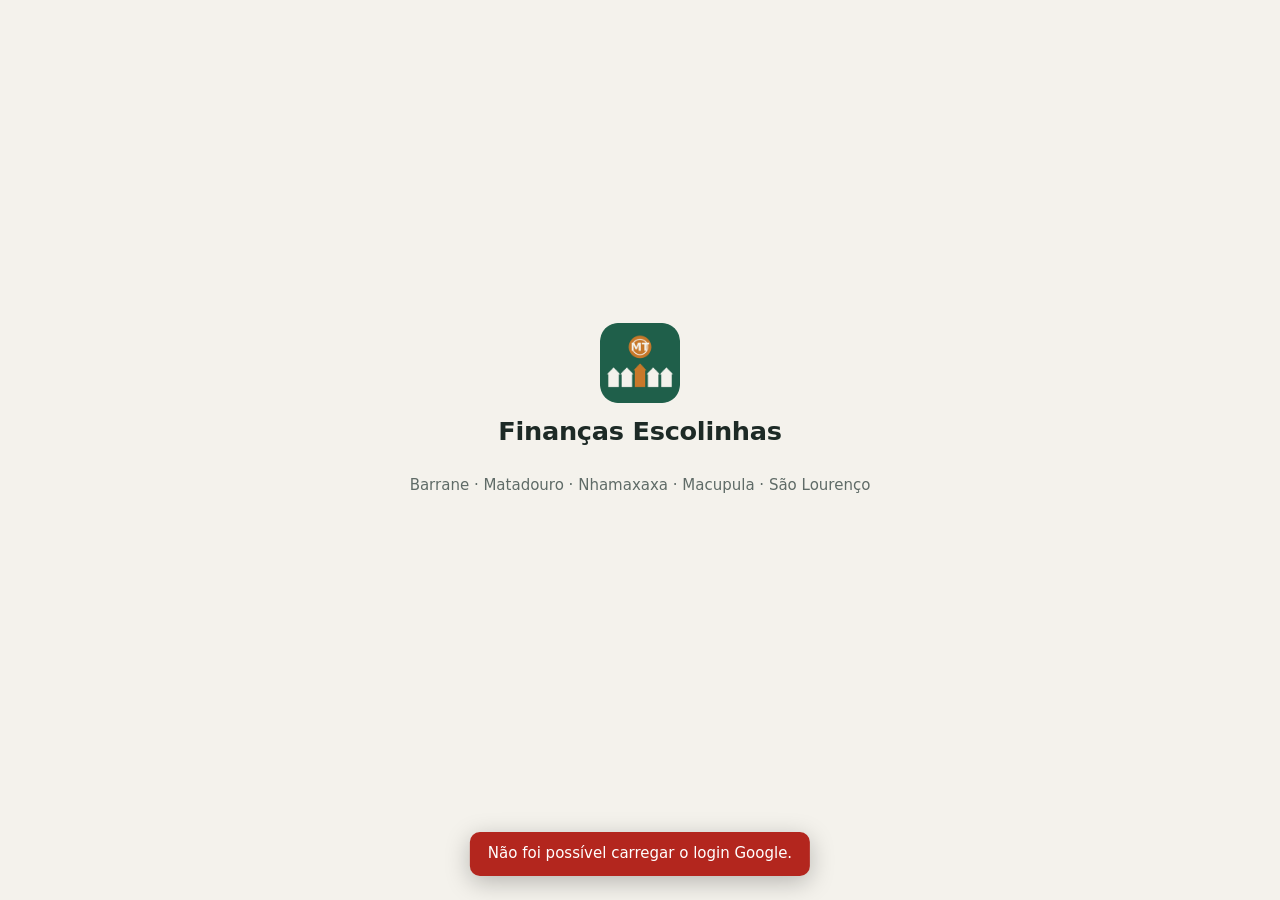
<file: index.html>
<!DOCTYPE html>
<html lang="pt">
<head>
<meta charset="utf-8">
<meta name="viewport" content="width=device-width,initial-scale=1,viewport-fit=cover">
<title>Finanças Escolinhas</title>
<meta name="theme-color" content="#1f5f4a">
<link rel="manifest" href="manifest.json">
<link rel="icon" href="icon-192.png">
<link rel="apple-touch-icon" href="icon-192.png">
<link rel="stylesheet" href="style.css">
</head>
<body>
<div id="app">
  <div class="splash">
    <img src="icon-192.png" alt="" width="72" height="72">
    <p>A carregar…</p>
  </div>
</div>
<div id="toast" role="status" aria-live="polite"></div>
<script src="app.js"></script>
</body>
</html>
</file>
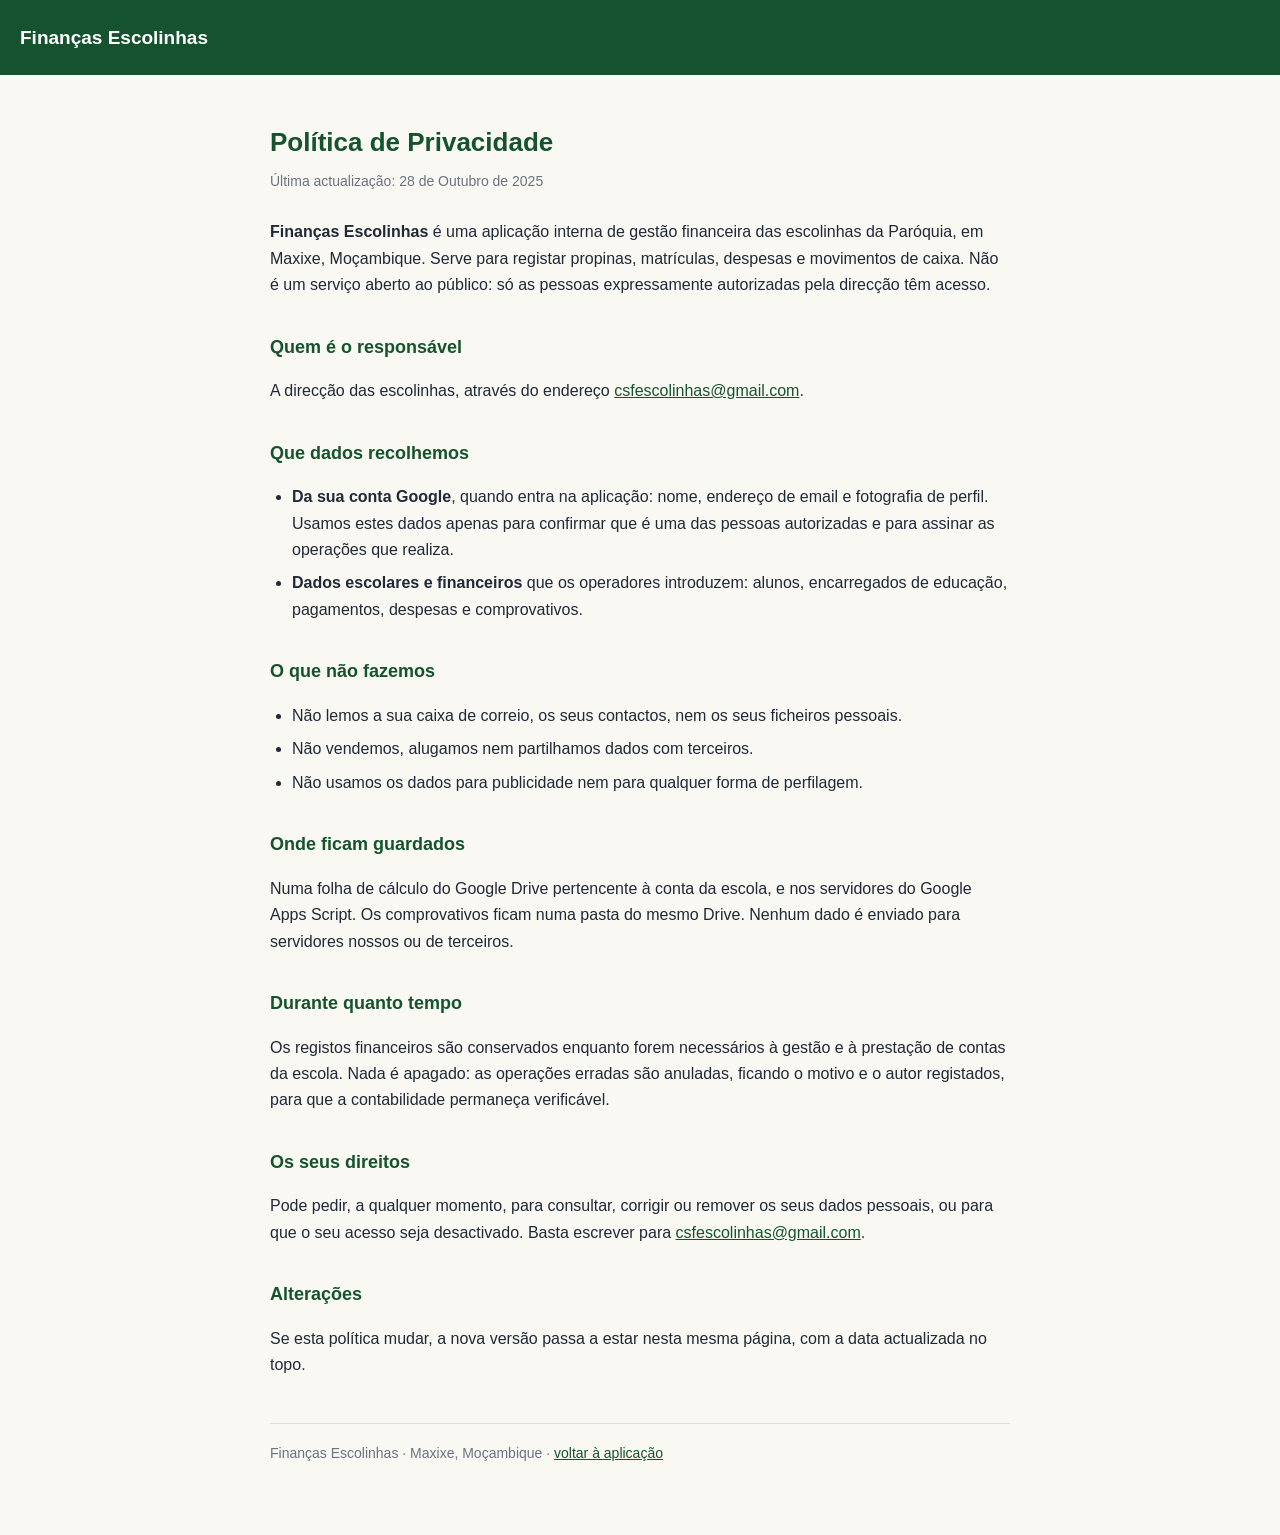
<file: privacidade.html>
<!doctype html>
<html lang="pt">
<head>
<meta charset="utf-8">
<meta name="viewport" content="width=device-width, initial-scale=1">
<title>Política de Privacidade — Finanças Escolinhas</title>
<style>
  :root { --verde: #14532d; --texto: #1f2937; --suave: #6b7280; --fundo: #faf8f2; }
  body { margin: 0; background: var(--fundo); color: var(--texto);
         font: 16px/1.65 -apple-system, BlinkMacSystemFont, "Segoe UI", Roboto, sans-serif; }
  header { background: var(--verde); color: #fff; padding: 22px 20px; }
  header b { font-size: 19px; }
  main { max-width: 740px; margin: 0 auto; padding: 28px 20px 70px; }
  h1 { font-size: 26px; margin: 18px 0 6px; color: var(--verde); }
  h2 { font-size: 18px; margin: 34px 0 8px; color: var(--verde); }
  .data { color: var(--suave); font-size: 14px; margin: 0 0 26px; }
  ul { padding-left: 22px; }
  li { margin: 7px 0; }
  a { color: var(--verde); }
  footer { border-top: 1px solid #e5e0d5; margin-top: 44px; padding-top: 18px;
           color: var(--suave); font-size: 14px; }
</style>
</head>
<body>
<header><b>Finanças Escolinhas</b></header>
<main>

<h1>Política de Privacidade</h1>
<p class="data">Última actualização: 28 de Outubro de 2025</p>

<p><b>Finanças Escolinhas</b> é uma aplicação interna de gestão financeira das escolinhas
da Paróquia, em Maxixe, Moçambique. Serve para registar propinas, matrículas, despesas e
movimentos de caixa. Não é um serviço aberto ao público: só as pessoas expressamente
autorizadas pela direcção têm acesso.</p>

<h2>Quem é o responsável</h2>
<p>A direcção das escolinhas, através do endereço
<a href="mailto:csfescolinhas@gmail.com">csfescolinhas@gmail.com</a>.</p>

<h2>Que dados recolhemos</h2>
<ul>
  <li><b>Da sua conta Google</b>, quando entra na aplicação: nome, endereço de email e
      fotografia de perfil. Usamos estes dados apenas para confirmar que é uma das pessoas
      autorizadas e para assinar as operações que realiza.</li>
  <li><b>Dados escolares e financeiros</b> que os operadores introduzem: alunos,
      encarregados de educação, pagamentos, despesas e comprovativos.</li>
</ul>

<h2>O que não fazemos</h2>
<ul>
  <li>Não lemos a sua caixa de correio, os seus contactos, nem os seus ficheiros pessoais.</li>
  <li>Não vendemos, alugamos nem partilhamos dados com terceiros.</li>
  <li>Não usamos os dados para publicidade nem para qualquer forma de perfilagem.</li>
</ul>

<h2>Onde ficam guardados</h2>
<p>Numa folha de cálculo do Google Drive pertencente à conta da escola, e nos servidores
do Google Apps Script. Os comprovativos ficam numa pasta do mesmo Drive. Nenhum dado é
enviado para servidores nossos ou de terceiros.</p>

<h2>Durante quanto tempo</h2>
<p>Os registos financeiros são conservados enquanto forem necessários à gestão e à
prestação de contas da escola. Nada é apagado: as operações erradas são anuladas, ficando
o motivo e o autor registados, para que a contabilidade permaneça verificável.</p>

<h2>Os seus direitos</h2>
<p>Pode pedir, a qualquer momento, para consultar, corrigir ou remover os seus dados
pessoais, ou para que o seu acesso seja desactivado. Basta escrever para
<a href="mailto:csfescolinhas@gmail.com">csfescolinhas@gmail.com</a>.</p>

<h2>Alterações</h2>
<p>Se esta política mudar, a nova versão passa a estar nesta mesma página, com a data
actualizada no topo.</p>

<footer>
  Finanças Escolinhas &middot; Maxixe, Moçambique &middot;
  <a href="./">voltar à aplicação</a>
</footer>

</main>
</body>
</html>
</file>
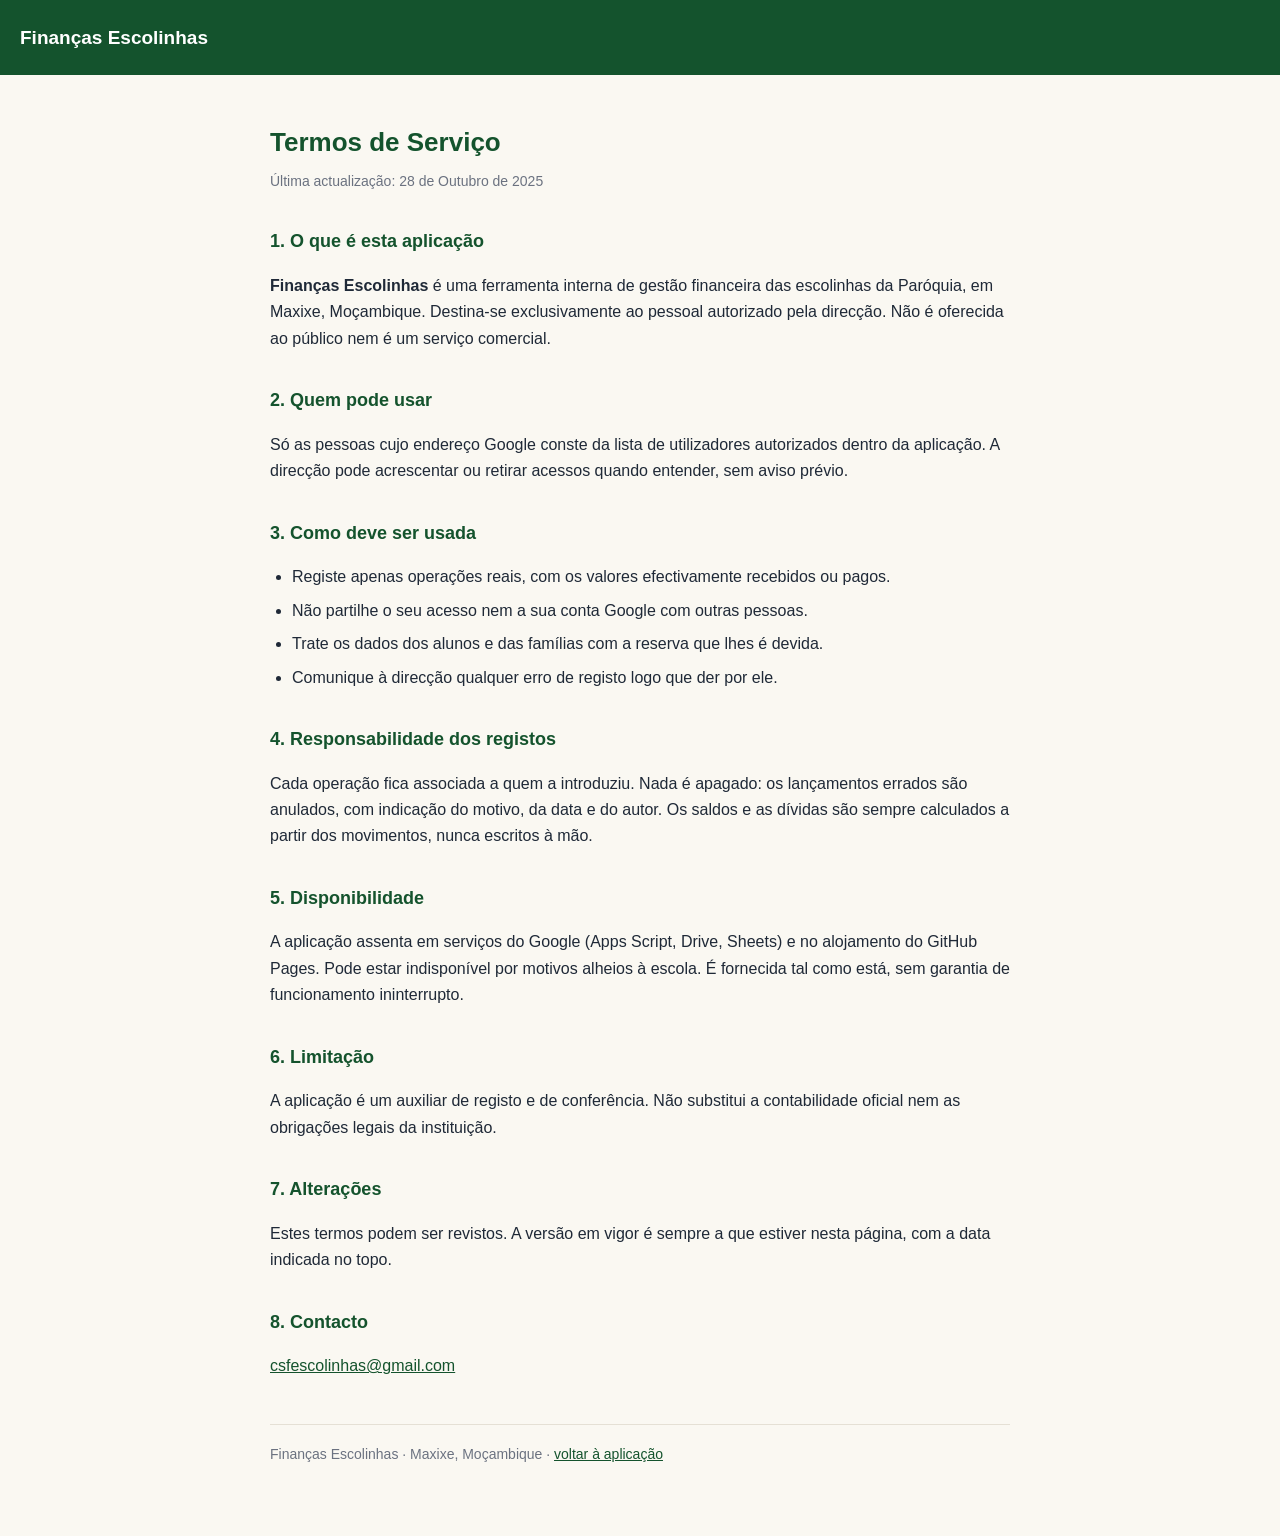
<file: termos.html>
<!doctype html>
<html lang="pt">
<head>
<meta charset="utf-8">
<meta name="viewport" content="width=device-width, initial-scale=1">
<title>Termos de Serviço — Finanças Escolinhas</title>
<style>
  :root { --verde: #14532d; --texto: #1f2937; --suave: #6b7280; --fundo: #faf8f2; }
  body { margin: 0; background: var(--fundo); color: var(--texto);
         font: 16px/1.65 -apple-system, BlinkMacSystemFont, "Segoe UI", Roboto, sans-serif; }
  header { background: var(--verde); color: #fff; padding: 22px 20px; }
  header b { font-size: 19px; }
  main { max-width: 740px; margin: 0 auto; padding: 28px 20px 70px; }
  h1 { font-size: 26px; margin: 18px 0 6px; color: var(--verde); }
  h2 { font-size: 18px; margin: 34px 0 8px; color: var(--verde); }
  .data { color: var(--suave); font-size: 14px; margin: 0 0 26px; }
  ul { padding-left: 22px; }
  li { margin: 7px 0; }
  a { color: var(--verde); }
  footer { border-top: 1px solid #e5e0d5; margin-top: 44px; padding-top: 18px;
           color: var(--suave); font-size: 14px; }
</style>
</head>
<body>
<header><b>Finanças Escolinhas</b></header>
<main>

<h1>Termos de Serviço</h1>
<p class="data">Última actualização: 28 de Outubro de 2025</p>

<h2>1. O que é esta aplicação</h2>
<p><b>Finanças Escolinhas</b> é uma ferramenta interna de gestão financeira das escolinhas
da Paróquia, em Maxixe, Moçambique. Destina-se exclusivamente ao pessoal autorizado pela
direcção. Não é oferecida ao público nem é um serviço comercial.</p>

<h2>2. Quem pode usar</h2>
<p>Só as pessoas cujo endereço Google conste da lista de utilizadores autorizados dentro
da aplicação. A direcção pode acrescentar ou retirar acessos quando entender, sem aviso
prévio.</p>

<h2>3. Como deve ser usada</h2>
<ul>
  <li>Registe apenas operações reais, com os valores efectivamente recebidos ou pagos.</li>
  <li>Não partilhe o seu acesso nem a sua conta Google com outras pessoas.</li>
  <li>Trate os dados dos alunos e das famílias com a reserva que lhes é devida.</li>
  <li>Comunique à direcção qualquer erro de registo logo que der por ele.</li>
</ul>

<h2>4. Responsabilidade dos registos</h2>
<p>Cada operação fica associada a quem a introduziu. Nada é apagado: os lançamentos
errados são anulados, com indicação do motivo, da data e do autor. Os saldos e as dívidas
são sempre calculados a partir dos movimentos, nunca escritos à mão.</p>

<h2>5. Disponibilidade</h2>
<p>A aplicação assenta em serviços do Google (Apps Script, Drive, Sheets) e no alojamento
do GitHub Pages. Pode estar indisponível por motivos alheios à escola. É fornecida tal
como está, sem garantia de funcionamento ininterrupto.</p>

<h2>6. Limitação</h2>
<p>A aplicação é um auxiliar de registo e de conferência. Não substitui a contabilidade
oficial nem as obrigações legais da instituição.</p>

<h2>7. Alterações</h2>
<p>Estes termos podem ser revistos. A versão em vigor é sempre a que estiver nesta página,
com a data indicada no topo.</p>

<h2>8. Contacto</h2>
<p><a href="mailto:csfescolinhas@gmail.com">csfescolinhas@gmail.com</a></p>

<footer>
  Finanças Escolinhas &middot; Maxixe, Moçambique &middot;
  <a href="./">voltar à aplicação</a>
</footer>

</main>
</body>
</html>
</file>
<file: style.css>
/* Finanças Escolinhas — estilo */
:root {
  --bg: #f4f2ec;
  --panel: #ffffff;
  --ink: #1d2a26;
  --muted: #5f6b67;
  --line: #dcd8cd;
  --brand: #1f5f4a;
  --brand-ink: #ffffff;
  --brand-soft: #e3efe9;
  --accent: #c8782a;
  --warn: #a4570d;
  --warn-bg: #fff3df;
  --err: #b3261e;
  --ok: #2e7d4f;
  --radius: 10px;
  --nav-w: 232px;
  --topo-h: 104px;   /* medido pela app: cabeçalho + barra das escolas */
}
@media (prefers-color-scheme: dark) {
  :root {
    --bg: #131816; --panel: #1b2220; --ink: #e8eeeb; --muted: #9aa8a3; --line: #2d3734;
    --brand: #4fa383; --brand-ink: #0d1412; --brand-soft: #1f2f29; --warn: #f0b36a; --warn-bg: #3a2b16;
    --err: #ff8a80; --ok: #7fd1a1;
  }
}
* { box-sizing: border-box; }
html, body { margin: 0; }
body {
  background: var(--bg); color: var(--ink);
  font: 15px/1.45 system-ui, -apple-system, "Segoe UI", Roboto, "Helvetica Neue", sans-serif;
  -webkit-text-size-adjust: 100%;
}
a { color: var(--brand); }
h1 { font-size: 1.45rem; margin: 0; letter-spacing: -.01em; }
h2 { font-size: 1.05rem; margin: 0 0 12px; }
h3 { font-size: .95rem; margin: 0 0 10px; }
.muted { color: var(--muted); }
.warn { color: var(--warn); font-size: .9em; }
.erro { color: var(--err); }
.strong { font-weight: 600; }

/* splash e login */
.splash, .login { min-height: 100vh; display: flex; flex-direction: column; align-items: center; justify-content: center; gap: 10px; padding: 24px; text-align: center; }
.login img { border-radius: 18px; }
.login h1 { font-size: 1.6rem; }
#gbtn { margin-top: 12px; min-height: 44px; }

/* estrutura */
#topo { position: sticky; top: 0; z-index: 30; }
.top {
  display: flex; align-items: center; gap: 12px;
  height: 56px; padding: 0 16px; background: var(--brand); color: var(--brand-ink);
}
.brand { display: flex; align-items: center; gap: 8px; color: inherit; text-decoration: none; font-weight: 700; margin-right: auto; }
.brand img { width: 30px; height: 30px; border-radius: 7px; }
/* barra das escolas: um botão cada, sempre à vista */
.escolas {
  display: flex; align-items: center; gap: 6px; padding: 8px 16px;
  background: var(--panel); border-bottom: 1px solid var(--line);
  overflow-x: auto; scrollbar-width: thin; -webkit-overflow-scrolling: touch;
}
.escola-btn {
  display: inline-flex; align-items: center; gap: 7px; flex: 0 0 auto;
  font: inherit; font-size: .9rem; font-weight: 600; cursor: pointer; white-space: nowrap;
  padding: 7px 13px; min-height: 38px; border-radius: 99px;
  border: 1px solid var(--line); background: var(--panel); color: var(--muted);
}
.escola-btn:hover { border-color: var(--brand); color: var(--brand); }
.escola-btn .letra {
  display: inline-flex; align-items: center; justify-content: center;
  width: 20px; height: 20px; border-radius: 6px; font-size: .75rem; font-weight: 700;
  background: var(--brand-soft); color: var(--brand);
}
.escola-btn.on { background: var(--brand); border-color: var(--brand); color: var(--brand-ink); }
.escola-btn.on .letra { background: rgba(255, 255, 255, .22); color: var(--brand-ink); }
.escola-btn.todas { color: var(--err); border-color: var(--err); }
.escola-btn.todas:hover { background: var(--err); color: #fff; }
.escola-btn.todas.on { background: var(--err); border-color: var(--err); color: #fff; }
.icon-btn { background: none; border: 0; color: inherit; font-size: 1.4rem; cursor: pointer; padding: 4px 6px; }
.menu-btn { display: none; }
.status { display: flex; align-items: center; gap: 6px; background: rgba(255, 255, 255, .12); border: 0; color: inherit; border-radius: 99px; padding: 5px 10px; font: inherit; font-size: .8rem; cursor: pointer; }
.status .dot { width: 8px; height: 8px; border-radius: 50%; background: #8fe0b0; }
.status.sync .dot { background: #ffe08a; animation: pulse 1s infinite; }
.status.offline .dot { background: #bbb; }
.status.erro .dot { background: #ff8a80; }
@keyframes pulse { 50% { opacity: .3; } }

#nav {
  position: fixed; top: var(--topo-h); bottom: 0; left: 0; width: var(--nav-w); overflow-y: auto;
  background: var(--panel); border-right: 1px solid var(--line); padding: 12px 8px; display: flex; flex-direction: column; gap: 2px; z-index: 20;
}
#nav a { display: flex; align-items: center; gap: 10px; padding: 9px 12px; border-radius: 8px; color: var(--ink); text-decoration: none; }
#nav a:hover { background: var(--brand-soft); }
#nav a.on { background: var(--brand-soft); color: var(--brand); font-weight: 600; }
#nav a.soon { color: var(--muted); }
#nav a small { margin-left: auto; white-space: nowrap; flex-shrink: 0; font-size: .7rem; color: var(--muted); border: 1px solid var(--line); border-radius: 99px; padding: 0 6px; }
#nav .ico { width: 20px; text-align: center; }
.nav-foot { margin-top: auto; padding: 12px; border-top: 1px solid var(--line); display: flex; flex-direction: column; gap: 6px; font-size: .85rem; }
.nav-foot .who { display: flex; flex-direction: column; }
.nav-foot small { color: var(--muted); word-break: break-all; }
.link-btn { background: none; border: 0; padding: 0; color: var(--brand); font: inherit; cursor: pointer; text-align: left; }
main { margin-left: var(--nav-w); padding: 24px 28px 64px; max-width: 1200px; }
.scrim { display: none; }

@media (max-width: 860px) {
  .menu-btn { display: block; }
  .brand span { display: none; }
  .status #status-txt { display: none; }
  #nav { transform: translateX(-105%); transition: transform .2s; box-shadow: 0 0 24px rgba(0,0,0,.2); }
  body.nav-open #nav { transform: none; }
  body.nav-open .scrim { display: block; position: fixed; inset: var(--topo-h) 0 0 0; background: rgba(0,0,0,.3); z-index: 10; }
  main { margin-left: 0; padding: 16px 16px 64px; }
  /* No telefone os nomes compridos ficariam enormes: fica a letra e o nome curto. */
  .escolas { padding: 7px 12px; gap: 5px; }
  .escola-btn { padding: 6px 10px; font-size: .85rem; }
}

/* cabeçalho de página */
.page-head { display: flex; align-items: flex-end; justify-content: space-between; gap: 12px; margin-bottom: 16px; flex-wrap: wrap; }
.page-head p { margin: 4px 0 0; }
.back { display: inline-block; margin-bottom: 8px; text-decoration: none; font-size: .9rem; }
.code { font-family: ui-monospace, Menlo, Consolas, monospace; font-weight: 600; background: var(--brand-soft); color: var(--brand); padding: 1px 6px; border-radius: 5px; }
.big-code { font-size: 1.2rem; padding: 4px 10px; }

/* painéis */
.panel { background: var(--panel); border: 1px solid var(--line); border-radius: var(--radius); padding: 18px; margin-bottom: 16px; }
.panel.soft { background: transparent; border-style: dashed; }
.panel-head { display: flex; align-items: center; justify-content: space-between; gap: 8px; margin-bottom: 8px; }
.panel-head h2 { margin: 0; }
.sub-panel { border: 1px solid var(--line); border-radius: var(--radius); padding: 14px; margin: 12px 0; background: var(--bg); }

/* cartões das escolas */
.cards { display: grid; grid-template-columns: repeat(auto-fill, minmax(200px, 1fr)); gap: 12px; margin-bottom: 12px; }
.card { background: var(--panel); border: 1px solid var(--line); border-radius: var(--radius); padding: 16px; color: inherit; text-decoration: none; display: flex; flex-direction: column; gap: 2px; }
.card:hover { border-color: var(--brand); }
.card-top { display: flex; align-items: center; gap: 8px; margin-bottom: 6px; }
.card-top h3 { margin: 0; }
.badge-school { width: 28px; height: 28px; border-radius: 8px; background: var(--brand); color: var(--brand-ink); display: grid; place-items: center; font-weight: 700; }
.card .big { font-size: 2rem; font-weight: 700; line-height: 1.1; }
.card-foot { margin-top: 10px; padding-top: 10px; border-top: 1px solid var(--line); font-size: .85rem; display: flex; flex-direction: column; gap: 2px; }
.total { margin: 0 0 16px; }
.todo { margin: 0; padding-left: 18px; columns: 2 280px; }
.todo li { margin-bottom: 4px; }

/* barras, pesquisa, tabelas */
.toolbar { display: flex; gap: 8px; margin-bottom: 12px; flex-wrap: wrap; }
.search, .filter, .form input, .form select, .form textarea, .link-opts input {
  font: inherit; color: var(--ink); background: var(--panel); border: 1px solid var(--line); border-radius: 8px; padding: 9px 11px; min-height: 42px;
}
.search { flex: 1; min-width: 220px; }
.search:focus, .form input:focus, .form select:focus, .form textarea:focus { outline: 2px solid var(--brand); outline-offset: -1px; border-color: transparent; }
.table-wrap { background: var(--panel); border: 1px solid var(--line); border-radius: var(--radius); overflow: hidden; }
.panel .table-wrap { border: 0; border-radius: 0; margin: 0 -18px -18px; border-top: 1px solid var(--line); }
.tbl { width: 100%; border-collapse: collapse; }
.tbl th { text-align: left; font-size: .78rem; text-transform: uppercase; letter-spacing: .04em; color: var(--muted); padding: 10px 12px; border-bottom: 1px solid var(--line); font-weight: 600; }
.tbl td { padding: 10px 12px; border-bottom: 1px solid var(--line); vertical-align: top; }
.tbl tbody tr { cursor: pointer; }
.tbl tbody tr:hover { background: var(--brand-soft); }
.tbl tbody tr:last-child td { border-bottom: 0; }
.empty { padding: 28px; text-align: center; color: var(--muted); margin: 0; }
.count { padding: 8px 12px; margin: 0; font-size: .85rem; border-top: 1px solid var(--line); }
.tag { display: inline-block; font-size: .75rem; padding: 1px 7px; border-radius: 99px; border: 1px solid var(--line); color: var(--muted); margin-left: 4px; }
.tag.ok { color: var(--ok); border-color: currentColor; }
.tag.wa { color: #1b8a4b; border-color: currentColor; }

@media (max-width: 700px) {
  .tbl thead { display: none; }
  .tbl, .tbl tbody, .tbl tr, .tbl td { display: block; width: 100%; }
  .tbl tr { padding: 10px 14px; border-bottom: 1px solid var(--line); }
  .tbl td { border: 0; padding: 1px 0; }
  .tbl td:empty { display: none; }
  .tbl td[data-l="Código"] { float: right; }
}

/* formulários */
.form .grid { display: grid; grid-template-columns: repeat(auto-fill, minmax(220px, 1fr)); gap: 12px 14px; }
.field { display: flex; flex-direction: column; gap: 4px; }
.field.full { grid-column: 1 / -1; }
.field label { font-size: .82rem; font-weight: 600; color: var(--muted); }
.field .req { color: var(--err); }
.field input[readonly], .field select:disabled { background: var(--bg); color: var(--muted); }
.form-actions { display: flex; justify-content: flex-end; gap: 8px; margin-top: 14px; flex-wrap: wrap; }
/* o que destrói fica longe do que grava, para não se carregar num por outro */
.form-actions .afastado { margin-right: auto; }

/* título de secção dentro de um formulário comprido */
.field.form-sec { gap: 2px; margin-top: 10px; padding-top: 12px; border-top: 1px solid var(--line); }
.field.form-sec h3 { margin: 0; font-size: .95rem; }
.form .grid > .field.form-sec:first-child { margin-top: 0; padding-top: 0; border-top: 0; }

/* quadradinhos para marcar, como na ficha de papel */
.checks { display: flex; flex-wrap: wrap; gap: 8px 18px; padding: 8px 10px; border: 1px solid var(--line); border-radius: 8px; }
.checks .chk.livre { flex: 1; min-width: 150px; }
.checks .chk.livre input { width: 100%; height: auto; }

/* a lançar outra vez um recibo que se acabou de anular */
.aviso-correcao { border-left: 3px solid var(--warn); background: var(--warn-bg); color: var(--warn);
  padding: 10px 12px; border-radius: 6px; margin: 0 0 12px; font-size: .92rem; }

/* o que uma educadora tem de saber antes de cuidar da criança */
.aviso-saude { border: 1px solid var(--warn); background: var(--warn-bg); color: var(--warn); border-radius: var(--radius); padding: 12px 14px; margin-bottom: 14px; }
.aviso-saude ul { margin: 6px 0 0; padding-left: 20px; }
.aviso-saude li { font-size: .92rem; }
.btn {
  font: inherit; font-weight: 600; border-radius: 8px; padding: 9px 16px; min-height: 42px; cursor: pointer;
  border: 1px solid var(--line); background: var(--panel); color: var(--ink); text-decoration: none; display: inline-flex; align-items: center; justify-content: center;
}
.btn.primary { background: var(--brand); color: var(--brand-ink); border-color: var(--brand); }
.btn.ghost { background: transparent; }
.btn.small { padding: 5px 12px; min-height: 34px; font-size: .88rem; }
.btn.perigo { color: var(--err); border-color: var(--err); }
.btn.perigo:hover { background: var(--err); color: #fff; }
.btn:disabled { opacity: .6; cursor: wait; }

/* ligações aluno ↔ encarregado */
.link-row { display: flex; align-items: center; gap: 12px; padding: 12px 0; border-bottom: 1px solid var(--line); flex-wrap: wrap; }
.link-row.off { opacity: .55; }
.link-row .who { flex: 1; min-width: 200px; display: flex; flex-direction: column; }
.link-row .flags { display: flex; gap: 12px; flex-wrap: wrap; }
.tels { display: flex; gap: 12px; font-size: .9rem; margin-top: 2px; }
.tels .wa { color: #1b8a4b; }
.chk { display: inline-flex; align-items: center; gap: 6px; font-size: .88rem; cursor: pointer; }
.chk input { width: 18px; height: 18px; accent-color: var(--brand); }
.picker { margin-top: 16px; display: flex; flex-direction: column; gap: 10px; }
.picker h3 { margin: 0; }
.link-opts { display: flex; gap: 14px; align-items: center; flex-wrap: wrap; }
.link-opts input[type=text] { width: 200px; }
.results { display: flex; flex-direction: column; gap: 6px; }
.result { display: flex; align-items: center; justify-content: space-between; gap: 10px; padding: 8px 10px; border: 1px solid var(--line); border-radius: 8px; }
.picker > .btn { align-self: flex-start; }

/* separadores da configuração */
.tabs { display: flex; gap: 4px; overflow-x: auto; margin-bottom: 14px; border-bottom: 1px solid var(--line); }
.tabs a { padding: 9px 14px; text-decoration: none; color: var(--muted); border-bottom: 2px solid transparent; white-space: nowrap; }
.tabs a.on { color: var(--brand); border-bottom-color: var(--brand); font-weight: 600; }

/* aviso */
#toast {
  position: fixed; left: 50%; bottom: 24px; transform: translate(-50%, 120px); max-width: calc(100vw - 32px);
  background: var(--ink); color: var(--bg); padding: 11px 18px; border-radius: 10px; z-index: 100;
  transition: transform .25s, opacity .25s; box-shadow: 0 6px 24px rgba(0, 0, 0, .25);
  opacity: 0; visibility: hidden; pointer-events: none;
}
#toast.show { transform: translate(-50%, 0); opacity: 1; visibility: visible; }
#toast.erro { background: var(--err); color: #fff; }
#toast.ok { background: var(--ok); color: #fff; }

/* ════════ fase 2: receber, recibos e dinheiro ════════ */

/* números em destaque */
.numeros { display: flex; gap: 22px; flex-wrap: wrap; }
.numeros > div { display: flex; flex-direction: column; }
.numeros small { color: var(--muted); font-size: .8rem; }
.numeros strong { font-size: 1.25rem; font-variant-numeric: tabular-nums; }
.numeros.grande strong { font-size: 1.5rem; }
.devedor { color: var(--err); }
.credito { color: var(--accent); }
.ok { color: var(--ok); }
td.num, th.num { text-align: right; font-variant-numeric: tabular-nums; white-space: nowrap; }

/* procura de família */
.search.grande { font-size: 1.1rem; padding: 12px 14px; }
.result.familia, .result.aluno { text-decoration: none; color: inherit; align-items: flex-start; }
.result.familia:hover, .result.aluno:hover { border-color: var(--brand); background: var(--brand-soft); }
.result.aluno.sem-fin { border-style: dashed; }
.result .saldo { display: flex; flex-direction: column; align-items: flex-end; white-space: nowrap; }
.result .saldo strong { font-variant-numeric: tabular-nums; }
.familia-topo { display: flex; justify-content: space-between; gap: 18px; flex-wrap: wrap; }

/* formulário do pagamento */
.valor-grande { font-size: 1.35rem; font-weight: 600; font-variant-numeric: tabular-nums; }
.chk.destaque { background: var(--brand-soft); padding: 10px 12px; border-radius: 8px; margin: 10px 0; font-size: .95rem; }
.aloc-tbl .aloc-val { width: 110px; text-align: right; font-variant-numeric: tabular-nums; }
.tbl tr.atraso td:first-child { box-shadow: inset 3px 0 0 var(--err); }
.tag.atraso { background: var(--err); color: #fff; }
.tag.estado-paga { background: var(--ok); color: #fff; }
.tag.estado-parcial { background: var(--warn-bg); color: var(--warn); }
.tag.estado-anulada { background: var(--line); color: var(--muted); text-decoration: line-through; }
.tag.erro { background: var(--err); color: #fff; }
.resumo-aloc { margin-top: 12px; padding: 12px 14px; background: var(--brand-soft); border-radius: var(--radius); }
.resumo-aloc > div { display: flex; justify-content: space-between; gap: 12px; padding: 3px 0; }
.resumo-aloc strong { font-variant-numeric: tabular-nums; }
.btn.grande { width: 100%; min-height: 52px; font-size: 1.05rem; }
.btn.perigo { color: var(--err); border-color: var(--err); }
.btn.primary.perigo { background: var(--err); color: #fff; }

/* avisos e comandos */
.panel.aviso { border-left: 4px solid var(--warn); }
.aviso-box { background: var(--warn-bg); color: var(--warn); padding: 12px 14px; border-radius: 8px; margin-bottom: 12px; }
.aviso-box ul { margin: 6px 0; padding-left: 20px; }
.saida-cmd { margin-top: 14px; }
.anulado-aviso { border-left: 4px solid var(--err); }
.anulado-aviso strong { color: var(--err); }

/* recibo: ecrã e papel */
.folha-a4 { display: flex; flex-direction: column; gap: 16px; }
.recibo {
  background: var(--panel); border: 1px solid var(--line); border-radius: var(--radius);
  padding: 18px 20px; position: relative;
}
.recibo.anulado { opacity: .85; }
.recibo-top { display: flex; justify-content: space-between; gap: 12px; border-bottom: 2px solid var(--brand); padding-bottom: 8px; margin-bottom: 12px; }
.recibo-top strong { display: block; font-size: 1.05rem; }
.recibo-top small { color: var(--muted); display: block; }
.recibo-top .r { text-align: right; }
.recibo .carimbo {
  position: absolute; top: 44%; left: 50%; transform: translate(-50%, -50%) rotate(-14deg);
  border: 4px solid var(--err); color: var(--err); font-size: 2.2rem; font-weight: 800;
  padding: 4px 26px; border-radius: 8px; letter-spacing: .1em; opacity: .75; pointer-events: none;
}
.tbl-recibo { width: 100%; border-collapse: collapse; margin: 10px 0; }
.tbl-recibo th, .tbl-recibo td { text-align: left; padding: 5px 4px; border-bottom: 1px solid var(--line); }
.tbl-recibo .num { text-align: right; font-variant-numeric: tabular-nums; }
.tbl-recibo small { color: var(--muted); }
.recibo-tot { margin-top: 10px; border-top: 1px solid var(--line); padding-top: 8px; }
.recibo-tot > div { display: flex; justify-content: space-between; padding: 2px 0; }
.recibo-tot strong { font-variant-numeric: tabular-nums; }

/* duas cópias por folha A4, a jacto de tinta */
@media print {
  .top, #topo, #nav, .scrim, .back, .page-head, .tabs, .toolbar, #toast,
  .panel:not(.imprimir), .nao-imprimir { display: none !important; }
  body, #view, main { background: #fff !important; color: #000 !important; margin: 0; padding: 0; }
  .folha-a4 { display: block; }
  .recibo {
    border: 1px dashed #999; border-radius: 0; page-break-inside: avoid;
    height: 48vh; margin: 0 0 1vh; padding: 10mm; color: #000; background: #fff;
  }
  .recibo-top { border-bottom-color: #000; }
  .recibo .carimbo { color: #b3261e; border-color: #b3261e; opacity: 1; }
  .muted, .recibo-top small, .tbl-recibo small { color: #444 !important; }
  /* relatórios: a moldura some, a tabela fica e repete o cabeçalho */
  .panel.imprimir { border: 0; box-shadow: none; padding: 0; background: #fff; }
  .so-impressao { display: block !important; }
  .table-wrap { overflow: visible !important; }
  .tbl { font-size: 10pt; }
  .tbl thead { display: table-header-group; }
  .tbl tr { page-break-inside: avoid; }
  .tbl td, .tbl th { border-color: #bbb !important; }
  .tbl tr.atraso td:first-child { box-shadow: none; }
  .mapa { -webkit-print-color-adjust: exact; print-color-adjust: exact; }
  @page { size: A4 portrait; margin: 8mm; }
}

/* ════════ fase 3: despesas e contas ════════ */
.form-actions.topo { margin-bottom: 14px; }
.previa-foto { display: flex; align-items: center; gap: 10px; margin-top: 8px; flex-wrap: wrap; }
.thumb { max-width: 120px; max-height: 120px; border-radius: 8px; border: 1px solid var(--line); }
.card.conta .big { font-size: 1.5rem; font-variant-numeric: tabular-nums; }
.card.conta .badge-school { background: var(--brand-soft); color: var(--brand); }
.tbl .tag { text-transform: none; }

/* ════════ fase 4: relatórios ════════ */
.so-impressao { display: none; }
.filtros { align-items: center; gap: 14px; flex-wrap: wrap; }
.filtros .f { display: inline-flex; align-items: center; gap: 6px; font-size: .9rem; color: var(--muted); }
.filtros .filter { min-width: 120px; }
.rel-cab { display: flex; justify-content: space-between; align-items: flex-start; gap: 16px; flex-wrap: wrap; margin-bottom: 14px; }
.rel-cab h2 { margin: 0 0 2px; font-size: 1.15rem; }
.rel-cab .actions { display: flex; gap: 8px; flex-wrap: wrap; }
.tbl tfoot tr.totais td { border-top: 2px solid var(--line); font-weight: 700; background: var(--brand-soft); }
.tbl.compacta td, .tbl.compacta th { padding: 4px 6px; font-size: .85rem; }
/* O nome numa linha só: partido em três, cada aluno ocupava o triplo da altura
   e a folha deixava de caber numa página. A tabela desliza para o lado. */
.tbl.compacta td:first-child, .tbl.compacta th:first-child { white-space: nowrap; }

/* mapa de mensalidades */
td.mapa, i.mapa { text-align: center; font-size: .8rem; font-variant-numeric: tabular-nums; white-space: nowrap; }
i.mapa { display: inline-block; width: 15px; height: 15px; border-radius: 3px; vertical-align: -3px; margin-right: 5px; }
.mapa.paga { background: #d8efe0; color: #14532d; }
.mapa.parcial { background: #fdf0d5; color: #7a4a05; }
/* Por pagar é vermelho: o claro ainda não venceu, o forte já está em atraso. */
.mapa.aberta { background: #fdeceb; color: #9a4b44; }
.mapa.atraso { background: #fadcda; color: #8b1d16; font-weight: 600; }
.mapa.anulada { background: transparent; color: var(--muted); text-decoration: line-through; }
.mapa.sem { color: var(--line); }
@media (prefers-color-scheme: dark) {
  .mapa.paga { background: #1d4030; color: #a9e3c2; }
  .mapa.parcial { background: #40351b; color: #f0c97e; }
  .mapa.aberta { background: #3a211f; color: #e0a39c; }
  .mapa.atraso { background: #4a211e; color: #ffb3ab; }
}
.legenda { display: flex; gap: 16px; flex-wrap: wrap; margin-top: 12px; font-size: .85rem; color: var(--muted); }

/* barra de percentagem */
.pct { display: inline-flex; align-items: center; gap: 7px; justify-content: flex-end; }
.pct .barra { display: inline-block; width: 54px; height: 7px; border-radius: 4px; background: var(--line); overflow: hidden; }
.pct .barra span { display: block; height: 100%; background: var(--brand); }

/* relatórios no telefone */
@media (max-width: 700px) {
  /* Um relatório tem muitas colunas de números: empilhados sem etiqueta
     ficam ilegíveis, por isso aqui a etiqueta aparece ao lado do valor. */
  .panel.imprimir .tbl td { display: flex; justify-content: space-between; gap: 12px; align-items: baseline; }
  .panel.imprimir .tbl td::before {
    content: attr(data-l); color: var(--muted); font-size: .78rem; font-weight: 600;
    text-transform: uppercase; letter-spacing: .02em; flex: 0 0 auto;
  }
  .panel.imprimir .tbl td:first-child { display: block; font-size: 1.02rem; margin-bottom: 3px; }
  .panel.imprimir .tbl td:first-child::before { display: none; }
  .panel.imprimir .tbl td:empty { display: none; }
  .panel.imprimir .tbl tfoot td { font-weight: 700; }

  /* O mapa é uma grelha: em vez de empilhar, desliza para o lado.
     Os selectores repetem .panel.imprimir para ganharem às regras de cima. */
  .panel.imprimir .table-wrap:has(.tbl.compacta) { overflow-x: auto; }
  .panel.imprimir .tbl.compacta,
  .panel.imprimir .tbl.compacta tbody,
  .panel.imprimir .tbl.compacta tr { display: revert; width: auto; }
  .panel.imprimir .tbl.compacta thead { display: table-header-group; }
  .panel.imprimir .tbl.compacta td,
  .panel.imprimir .tbl.compacta td:first-child {
    display: table-cell; width: auto; margin: 0; font-size: .8rem;
    border-bottom: 1px solid var(--line); padding: 4px 6px;
  }
  .panel.imprimir .tbl.compacta td::before { content: none; }
  .panel.imprimir .tbl.compacta tr { padding: 0; }
}

/* ════════ fase 5: e-Mola ════════ */
#nav .conta {
  margin-left: auto; min-width: 22px; height: 22px; padding: 0 6px; border-radius: 11px;
  background: var(--accent); color: #fff; font-size: .78rem; font-weight: 700;
  display: inline-flex; align-items: center; justify-content: center;
}
.panel.emola { border-left: 4px solid var(--warn); }
.panel.emola.sem_familia { border-left-color: var(--err); }
.panel.emola.por_ler { border-left-color: var(--muted); }
.emola-topo { display: flex; justify-content: space-between; align-items: flex-start; gap: 12px; margin-bottom: 8px; }
.emola-valor { font-size: 1.6rem; font-weight: 700; font-variant-numeric: tabular-nums; }
.emola-familia { display: flex; justify-content: space-between; align-items: center; gap: 12px;
  background: var(--brand-soft); padding: 10px 12px; border-radius: 8px; margin: 10px 0; flex-wrap: wrap; }
.tag.estado-registado { background: var(--ok); color: #fff; }
.tag.estado-a_confirmar { background: var(--warn-bg); color: var(--warn); }
.tag.estado-sem_familia { background: var(--err); color: #fff; }
.tag.estado-por_ler { background: var(--line); color: var(--muted); }
.tag.estado-ignorado, .tag.estado-repetido { background: var(--line); color: var(--muted); }
.sms-cru { margin: 10px 0; }
.sms-cru summary { cursor: pointer; color: var(--muted); font-size: .88rem; }
.sms-cru pre {
  white-space: pre-wrap; word-break: break-word; background: var(--bg); border: 1px solid var(--line);
  border-radius: 8px; padding: 10px 12px; font-size: .85rem; margin: 8px 0 4px;
}
.copiar { display: flex; gap: 8px; }
.copiar input { flex: 1; font-family: ui-monospace, SFMono-Regular, Menlo, monospace; font-size: .85rem; }
.passos { padding-left: 20px; line-height: 1.6; }
.passos li { margin-bottom: 10px; }
.passos code { background: var(--bg); padding: 1px 5px; border-radius: 4px; font-size: .88em; }
.passos pre {
  white-space: pre-wrap; word-break: break-all; background: var(--bg); border: 1px solid var(--line);
  border-radius: 8px; padding: 10px 12px; font-size: .8rem; margin: 6px 0;
}
</file>
